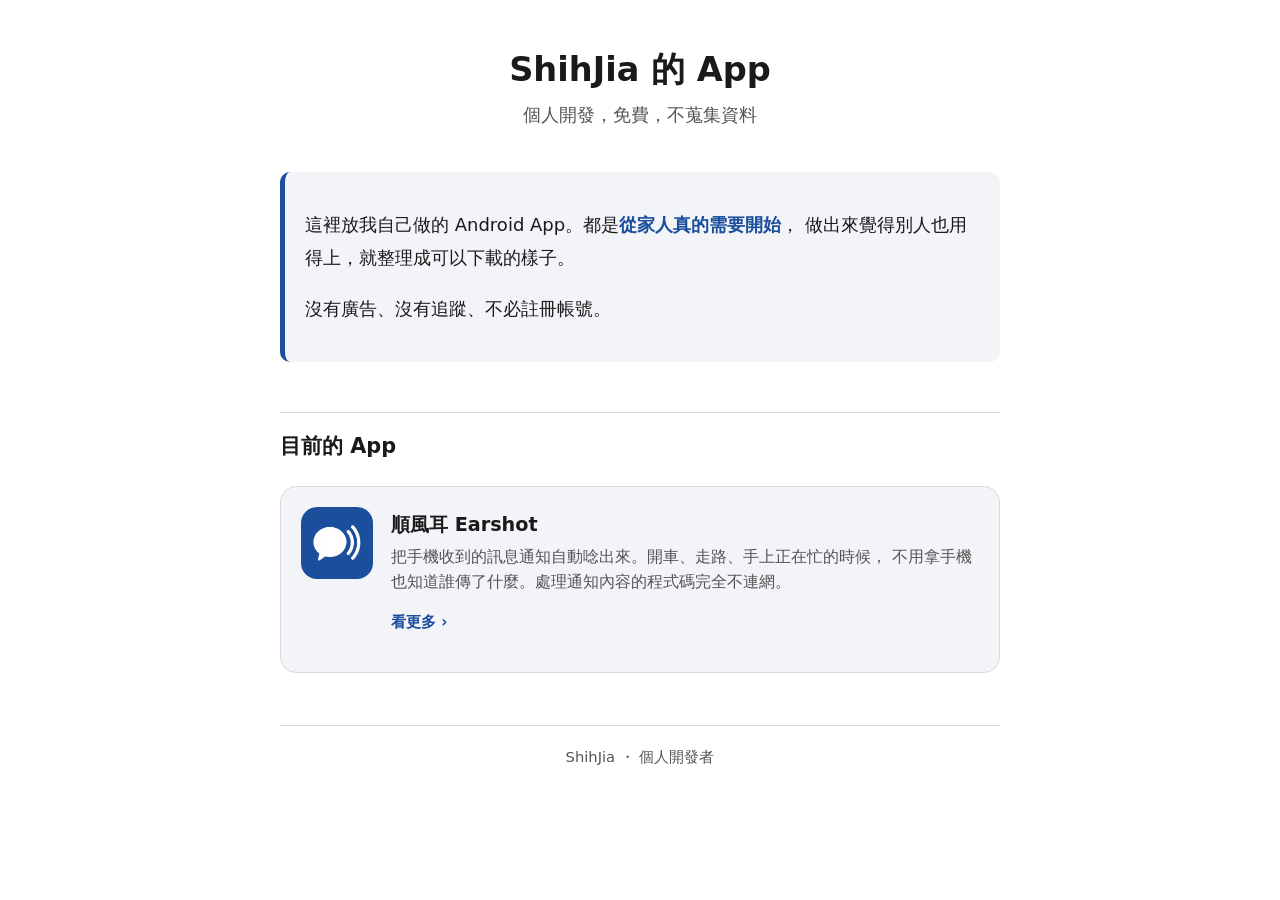
<file: index.html>
<!DOCTYPE html>
<html lang="zh-Hant">
<head>
<meta charset="utf-8">
<meta name="viewport" content="width=device-width, initial-scale=1">
<title>ShihJia 的 App</title>
<meta name="description" content="個人開發的 Android App。目前有順風耳 Earshot——把手機訊息通知唸出來，完全離線。">
<link rel="stylesheet" href="assets/style.css">
</head>
<body>

<header>
  <h1>ShihJia 的 App</h1>
  <p class="tagline">個人開發，免費，不蒐集資料</p>
</header>

<div class="lead">
  <p>這裡放我自己做的 Android App。都是<strong>從家人真的需要開始</strong>，
  做出來覺得別人也用得上，就整理成可以下載的樣子。</p>
  <p>沒有廣告、沒有追蹤、不必註冊帳號。</p>
</div>

<h2>目前的 App</h2>

<!-- 加新的 App 就複製這張卡片改內容，並在 /新app名/ 底下放它的介紹頁。
     說明見 README.md。 -->
<a class="app-card" href="earshot/">
  <img src="assets/earshot-icon.png" alt="順風耳 App 圖示">
  <div>
    <p class="name">順風耳 Earshot</p>
    <p class="desc">把手機收到的訊息通知自動唸出來。開車、走路、手上正在忙的時候，
    不用拿手機也知道誰傳了什麼。處理通知內容的程式碼完全不連網。</p>
    <p class="more">看更多 ›</p>
  </div>
</a>

<footer>
  ShihJia ・ 個人開發者
</footer>

</body>
</html>
</file>
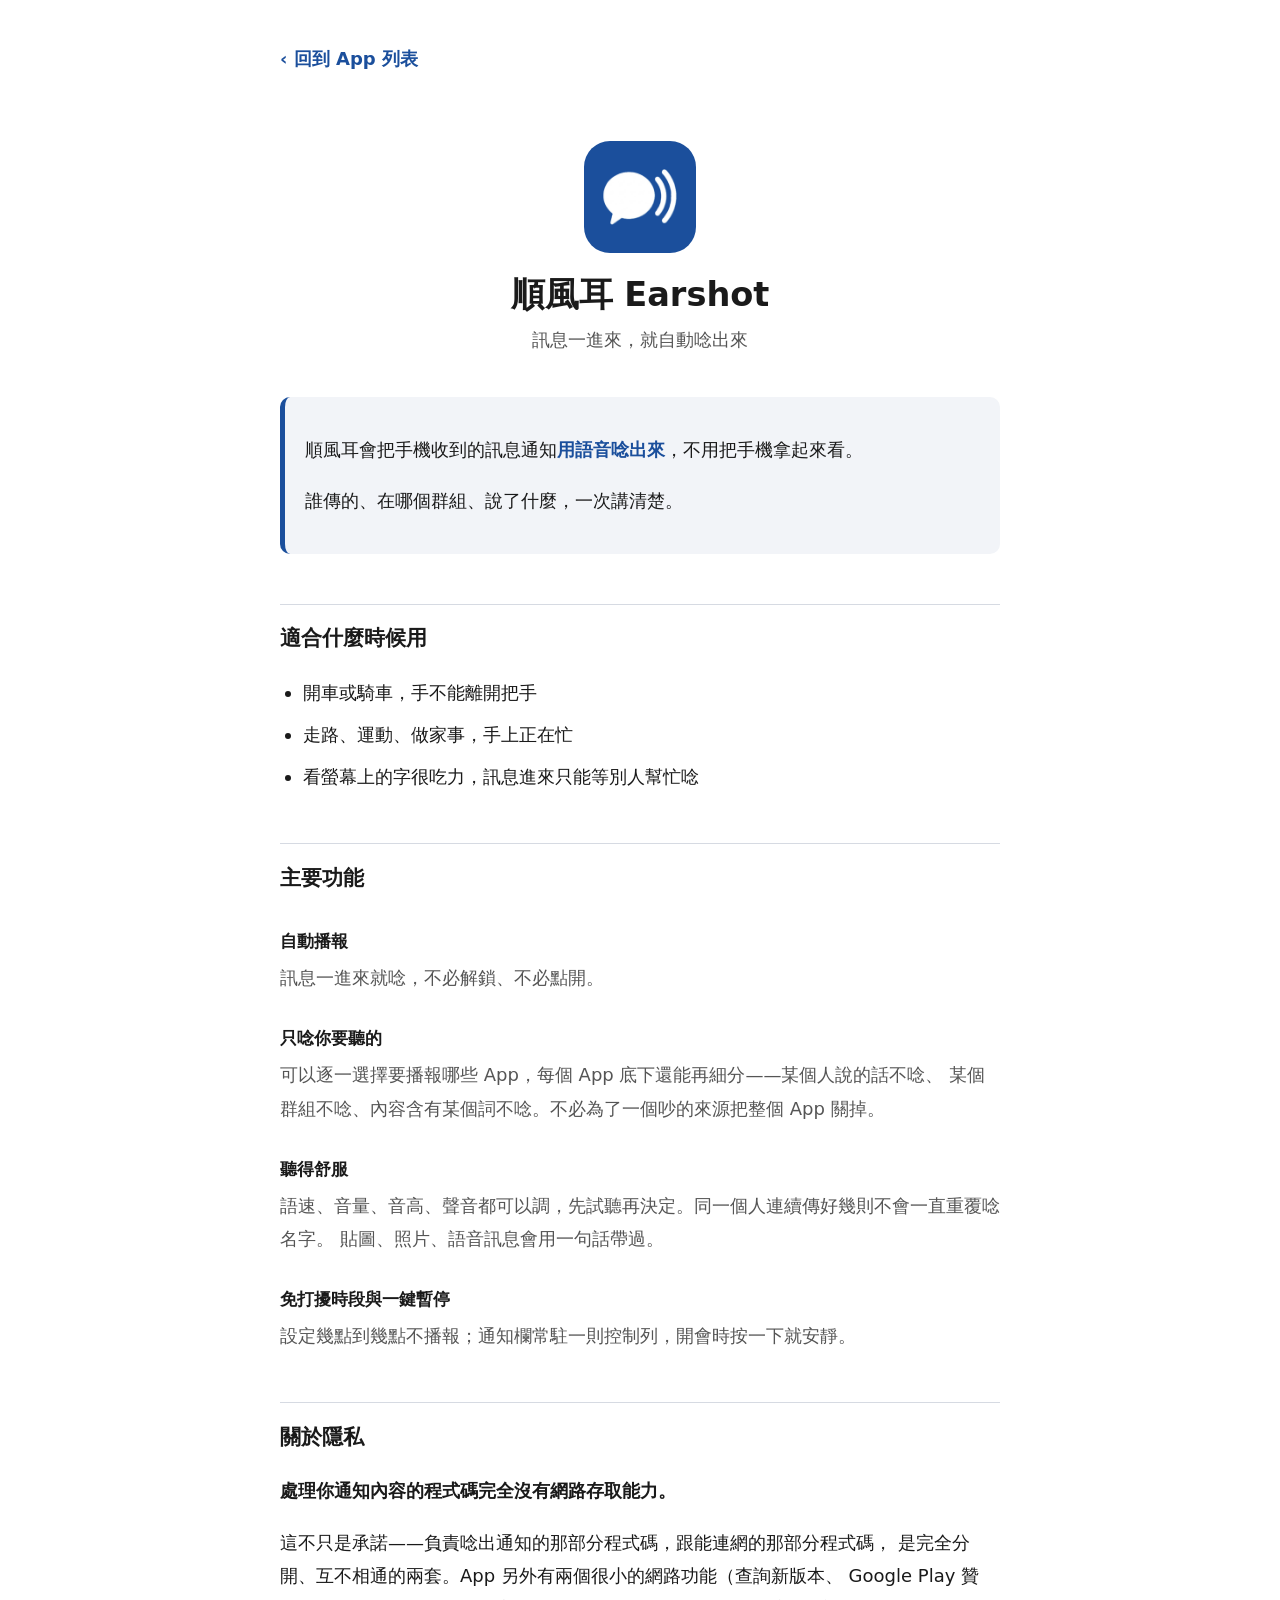
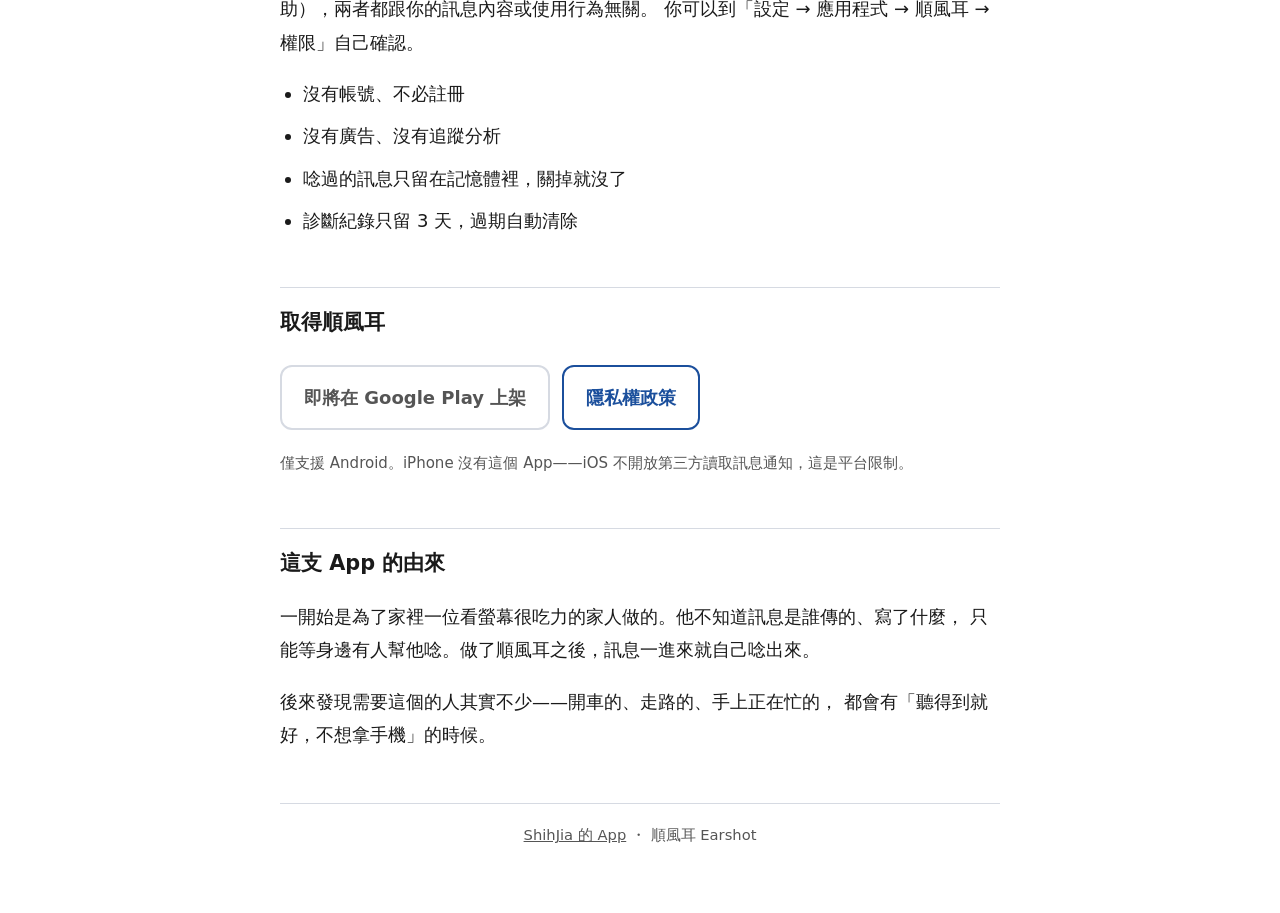
<file: earshot/index.html>
<!DOCTYPE html>
<html lang="zh-Hant">
<head>
<meta charset="utf-8">
<meta name="viewport" content="width=device-width, initial-scale=1">
<title>順風耳 Earshot — 把手機訊息唸出來</title>
<meta name="description" content="順風耳會把手機收到的訊息通知自動唸出來。開車、走路、手上在忙的時候，不用拿手機也知道誰傳了什麼。處理通知內容的程式碼完全不連網。">
<link rel="stylesheet" href="../assets/style.css">
</head>
<body>

<p class="back"><a href="../">‹ 回到 App 列表</a></p>

<header>
  <img src="../assets/earshot-icon.png" alt="順風耳 App 圖示：白色對話框與三道音波，深藍底">
  <h1>順風耳 Earshot</h1>
  <p class="tagline">訊息一進來，就自動唸出來</p>
</header>

<div class="lead">
  <p>順風耳會把手機收到的訊息通知<strong>用語音唸出來</strong>，不用把手機拿起來看。</p>
  <p>誰傳的、在哪個群組、說了什麼，一次講清楚。</p>
</div>

<h2>適合什麼時候用</h2>
<ul>
  <li>開車或騎車，手不能離開把手</li>
  <li>走路、運動、做家事，手上正在忙</li>
  <li>看螢幕上的字很吃力，訊息進來只能等別人幫忙唸</li>
</ul>

<h2>主要功能</h2>

<div class="feature">
  <h3>自動播報</h3>
  <p>訊息一進來就唸，不必解鎖、不必點開。</p>
</div>

<div class="feature">
  <h3>只唸你要聽的</h3>
  <p>可以逐一選擇要播報哪些 App，每個 App 底下還能再細分——某個人說的話不唸、
  某個群組不唸、內容含有某個詞不唸。不必為了一個吵的來源把整個 App 關掉。</p>
</div>

<div class="feature">
  <h3>聽得舒服</h3>
  <p>語速、音量、音高、聲音都可以調，先試聽再決定。同一個人連續傳好幾則不會一直重覆唸名字。
  貼圖、照片、語音訊息會用一句話帶過。</p>
</div>

<div class="feature">
  <h3>免打擾時段與一鍵暫停</h3>
  <p>設定幾點到幾點不播報；通知欄常駐一則控制列，開會時按一下就安靜。</p>
</div>

<h2>關於隱私</h2>

<p><strong>處理你通知內容的程式碼完全沒有網路存取能力。</strong></p>

<p>這不只是承諾——負責唸出通知的那部分程式碼，跟能連網的那部分程式碼，
是完全分開、互不相通的兩套。App 另外有兩個很小的網路功能（查詢新版本、
Google Play 贊助），兩者都跟你的訊息內容或使用行為無關。
你可以到「設定 → 應用程式 → 順風耳 → 權限」自己確認。</p>

<ul>
  <li>沒有帳號、不必註冊</li>
  <li>沒有廣告、沒有追蹤分析</li>
  <li>唸過的訊息只留在記憶體裡，關掉就沒了</li>
  <li>診斷紀錄只留 3 天，過期自動清除</li>
</ul>

<h2>取得順風耳</h2>

<div class="links">
  <!-- 上架後把下面這行換成：
       <a class="btn btn-solid" href="https://play.google.com/store/apps/details?id=tw.earshot">在 Google Play 下載</a>
       在那之前不要放連結——現在點下去是 404，對商店審查與使用者都不好看。 -->
  <span class="btn btn-disabled">即將在 Google Play 上架</span>
  <a class="btn btn-ghost" href="privacy/">隱私權政策</a>
</div>

<p class="note" style="margin-top:20px">
  僅支援 Android。iPhone 沒有這個 App——iOS 不開放第三方讀取訊息通知，這是平台限制。
</p>

<h2>這支 App 的由來</h2>

<p>一開始是為了家裡一位看螢幕很吃力的家人做的。他不知道訊息是誰傳的、寫了什麼，
只能等身邊有人幫他唸。做了順風耳之後，訊息一進來就自己唸出來。</p>

<p>後來發現需要這個的人其實不少——開車的、走路的、手上正在忙的，
都會有「聽得到就好，不想拿手機」的時候。</p>

<footer>
  <a href="../">ShihJia 的 App</a> ・ 順風耳 Earshot
</footer>

</body>
</html>
</file>
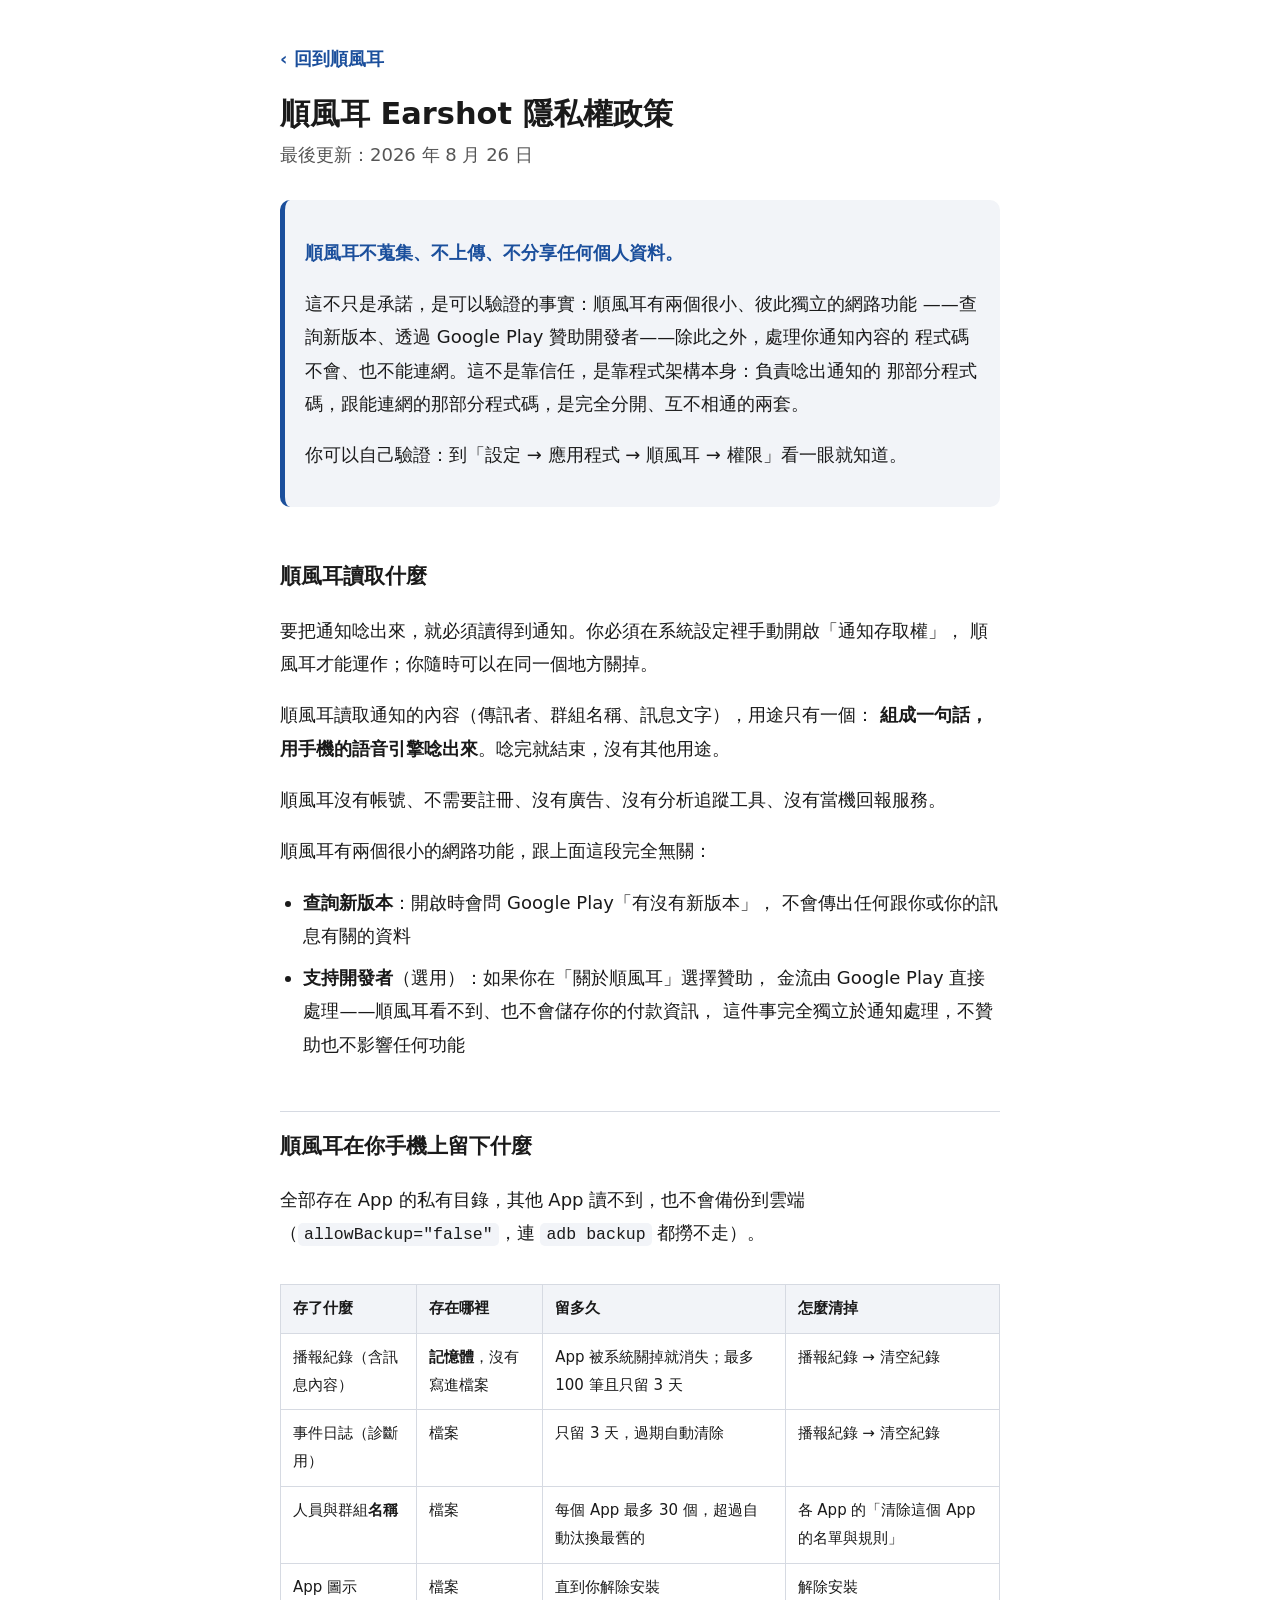
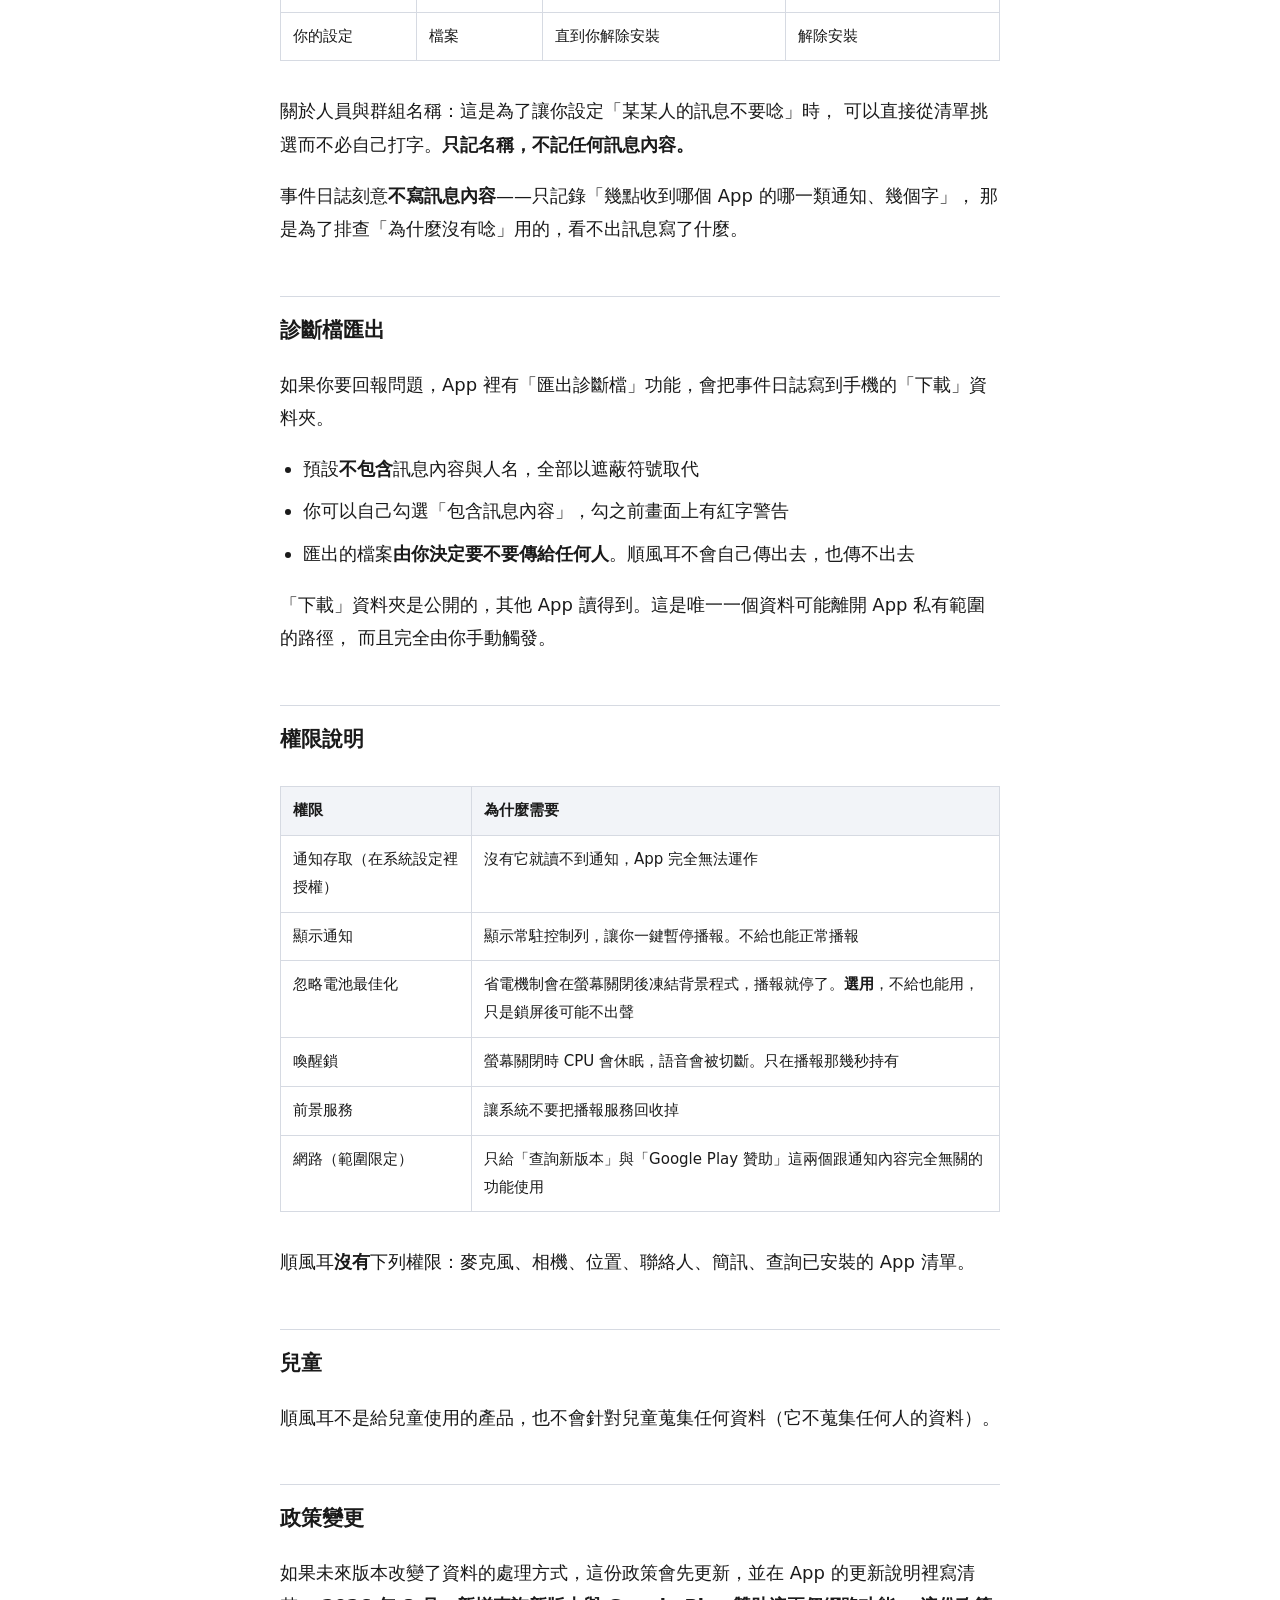
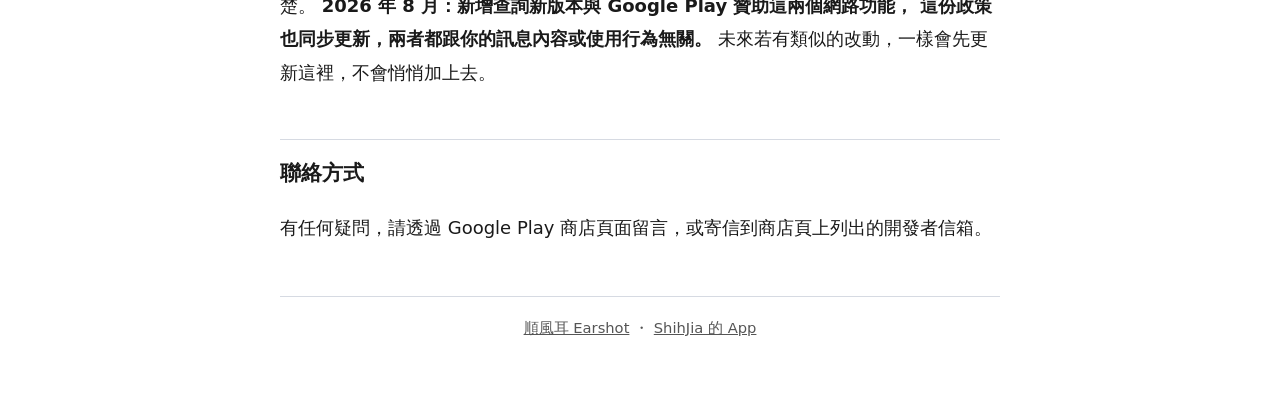
<file: earshot/privacy/index.html>
<!DOCTYPE html>
<html lang="zh-Hant">
<head>
<meta charset="utf-8">
<meta name="viewport" content="width=device-width, initial-scale=1">
<title>順風耳 Earshot 隱私權政策</title>
<meta name="description" content="順風耳 Earshot 的隱私權政策。順風耳不蒐集、不上傳、不分享任何個人資料——處理通知內容的程式碼完全沒有網路存取能力。">
<link rel="canonical" href="https://shihjia.github.io/earshot/privacy/">
<link rel="stylesheet" href="../../assets/style.css">
</head>
<body class="doc">

<p class="back"><a href="../">‹ 回到順風耳</a></p>

<h1>順風耳 Earshot 隱私權政策</h1>
<p class="sub">最後更新：2026 年 8 月 26 日</p>

<div class="lead">
  <p><strong>順風耳不蒐集、不上傳、不分享任何個人資料。</strong></p>
  <p>這不只是承諾，是可以驗證的事實：順風耳有兩個很小、彼此獨立的網路功能
  ——查詢新版本、透過 Google Play 贊助開發者——除此之外，處理你通知內容的
  程式碼不會、也不能連網。這不是靠信任，是靠程式架構本身：負責唸出通知的
  那部分程式碼，跟能連網的那部分程式碼，是完全分開、互不相通的兩套。</p>
  <p>你可以自己驗證：到「設定 → 應用程式 → 順風耳 → 權限」看一眼就知道。</p>
</div>

<h2>順風耳讀取什麼</h2>
<p>要把通知唸出來，就必須讀得到通知。你必須在系統設定裡手動開啟「通知存取權」，
順風耳才能運作；你隨時可以在同一個地方關掉。</p>
<p>順風耳讀取通知的內容（傳訊者、群組名稱、訊息文字），用途只有一個：
<strong>組成一句話，用手機的語音引擎唸出來</strong>。唸完就結束，沒有其他用途。</p>
<p>順風耳沒有帳號、不需要註冊、沒有廣告、沒有分析追蹤工具、沒有當機回報服務。</p>

<p>順風耳有兩個很小的網路功能，跟上面這段完全無關：</p>
<ul>
  <li><strong>查詢新版本</strong>：開啟時會問 Google Play「有沒有新版本」，
  不會傳出任何跟你或你的訊息有關的資料</li>
  <li><strong>支持開發者</strong>（選用）：如果你在「關於順風耳」選擇贊助，
  金流由 Google Play 直接處理——順風耳看不到、也不會儲存你的付款資訊，
  這件事完全獨立於通知處理，不贊助也不影響任何功能</li>
</ul>

<h2>順風耳在你手機上留下什麼</h2>
<p>全部存在 App 的私有目錄，其他 App 讀不到，也不會備份到雲端
（<code>allowBackup="false"</code>，連 <code>adb backup</code> 都撈不走）。</p>

<div class="scroll">
<table>
  <tr><th>存了什麼</th><th>存在哪裡</th><th>留多久</th><th>怎麼清掉</th></tr>
  <tr>
    <td>播報紀錄（含訊息內容）</td>
    <td><strong>記憶體</strong>，沒有寫進檔案</td>
    <td>App 被系統關掉就消失；最多 100 筆且只留 3 天</td>
    <td>播報紀錄 → 清空紀錄</td>
  </tr>
  <tr>
    <td>事件日誌（診斷用）</td>
    <td>檔案</td>
    <td>只留 3 天，過期自動清除</td>
    <td>播報紀錄 → 清空紀錄</td>
  </tr>
  <tr>
    <td>人員與群組<strong>名稱</strong></td>
    <td>檔案</td>
    <td>每個 App 最多 30 個，超過自動汰換最舊的</td>
    <td>各 App 的「清除這個 App 的名單與規則」</td>
  </tr>
  <tr><td>App 圖示</td><td>檔案</td><td>直到你解除安裝</td><td>解除安裝</td></tr>
  <tr><td>你的設定</td><td>檔案</td><td>直到你解除安裝</td><td>解除安裝</td></tr>
</table>
</div>

<p>關於人員與群組名稱：這是為了讓你設定「某某人的訊息不要唸」時，
可以直接從清單挑選而不必自己打字。<strong>只記名稱，不記任何訊息內容。</strong></p>

<p>事件日誌刻意<strong>不寫訊息內容</strong>——只記錄「幾點收到哪個 App 的哪一類通知、幾個字」，
那是為了排查「為什麼沒有唸」用的，看不出訊息寫了什麼。</p>

<h2>診斷檔匯出</h2>
<p>如果你要回報問題，App 裡有「匯出診斷檔」功能，會把事件日誌寫到手機的「下載」資料夾。</p>
<ul>
  <li>預設<strong>不包含</strong>訊息內容與人名，全部以遮蔽符號取代</li>
  <li>你可以自己勾選「包含訊息內容」，勾之前畫面上有紅字警告</li>
  <li>匯出的檔案<strong>由你決定要不要傳給任何人</strong>。順風耳不會自己傳出去，也傳不出去</li>
</ul>
<p>「下載」資料夾是公開的，其他 App 讀得到。這是唯一一個資料可能離開 App 私有範圍的路徑，
而且完全由你手動觸發。</p>

<h2>權限說明</h2>
<div class="scroll">
<table>
  <tr><th>權限</th><th>為什麼需要</th></tr>
  <tr><td>通知存取（在系統設定裡授權）</td><td>沒有它就讀不到通知，App 完全無法運作</td></tr>
  <tr><td>顯示通知</td><td>顯示常駐控制列，讓你一鍵暫停播報。不給也能正常播報</td></tr>
  <tr><td>忽略電池最佳化</td><td>省電機制會在螢幕關閉後凍結背景程式，播報就停了。<strong>選用</strong>，不給也能用，只是鎖屏後可能不出聲</td></tr>
  <tr><td>喚醒鎖</td><td>螢幕關閉時 CPU 會休眠，語音會被切斷。只在播報那幾秒持有</td></tr>
  <tr><td>前景服務</td><td>讓系統不要把播報服務回收掉</td></tr>
  <tr><td>網路（範圍限定）</td><td>只給「查詢新版本」與「Google Play 贊助」這兩個跟通知內容完全無關的功能使用</td></tr>
</table>
</div>
<p>順風耳<strong>沒有</strong>下列權限：麥克風、相機、位置、聯絡人、簡訊、查詢已安裝的 App 清單。</p>

<h2>兒童</h2>
<p>順風耳不是給兒童使用的產品，也不會針對兒童蒐集任何資料（它不蒐集任何人的資料）。</p>

<h2>政策變更</h2>
<p>如果未來版本改變了資料的處理方式，這份政策會先更新，並在 App 的更新說明裡寫清楚。
<strong>2026 年 8 月：新增查詢新版本與 Google Play 贊助這兩個網路功能，
這份政策也同步更新，兩者都跟你的訊息內容或使用行為無關。</strong>
未來若有類似的改動，一樣會先更新這裡，不會悄悄加上去。</p>

<h2>聯絡方式</h2>
<p>有任何疑問，請透過 Google Play 商店頁面留言，或寄信到商店頁上列出的開發者信箱。</p>

<footer>
  <a href="../">順風耳 Earshot</a> ・ <a href="../../">ShihJia 的 App</a>
</footer>

</body>
</html>
</file>
<file: assets/style.css>
/* ─────────────────────────────────────────────────────────────
   shihjia.github.io — 共用樣式

   所有頁面共用這一個檔。加新的 App 頁面時直接引用它，
   不要複製一份改——複製出來的樣式一定會慢慢長歪，
   然後同一個站的兩頁看起來像兩個站。

   色票沿用 App 圖示的品牌色 #1B4F9C（見 MyEyes 專案 docs/18）。
   字級刻意偏大：這些 App 的使用者本來就有看螢幕吃力的，
   自己的介紹頁沒有理由用小字。
   ───────────────────────────────────────────────────────────── */

:root {
  --bg: #ffffff;
  --fg: #1a1a1a;
  --muted: #555555;
  --brand: #1B4F9C;
  --on-brand: #ffffff;
  --card: #f2f4f8;
  --line: #d6dae2;
}

@media (prefers-color-scheme: dark) {
  :root {
    --bg: #14161a;
    --fg: #f0f2f5;
    --muted: #a8b0bd;
    --brand: #7fa9e8;
    --on-brand: #10141b;
    --card: #1e222a;
    --line: #333944;
  }
}

* { box-sizing: border-box; }

body {
  margin: 0;
  padding: 0 20px 64px;
  background: var(--bg);
  color: var(--fg);
  font-family: system-ui, -apple-system, "Noto Sans TC", "Microsoft JhengHei", sans-serif;
  font-size: 18px;
  line-height: 1.85;
  max-width: 760px;
  margin-inline: auto;
  word-break: break-word;
}

/* ── 頁首 ── */
header { text-align: center; padding: 48px 0 8px; }
header img {
  width: 112px; height: 112px;
  border-radius: 26px;
  display: block;
  margin: 0 auto 20px;
}
h1 { font-size: 2.1rem; line-height: 1.3; margin: 0 0 6px; }
.tagline { font-size: 1.15rem; color: var(--muted); margin: 0; }

h2 {
  font-size: 1.3rem;
  margin: 2.4em 0 0.6em;
  padding-top: 0.7em;
  border-top: 1px solid var(--line);
}

/* ── 強調區塊 ── */
.lead {
  background: var(--card);
  border-left: 5px solid var(--brand);
  border-radius: 10px;
  padding: 18px 20px;
  margin: 32px 0 0;
}
.lead strong { color: var(--brand); }

ul { padding-left: 1.3em; }
li { margin-bottom: 0.5em; }

/* ── 功能條目 ── */
.feature { margin: 1.6em 0; }
.feature h3 { font-size: 1.05rem; margin: 0 0 4px; }
.feature p { margin: 0; color: var(--muted); }

/* ── App 卡片（首頁用；加新 App 就多一張）── */
.app-card {
  display: flex;
  gap: 18px;
  align-items: flex-start;
  background: var(--card);
  border: 1px solid var(--line);
  border-radius: 16px;
  padding: 20px;
  margin: 20px 0;
  text-decoration: none;
  color: inherit;
}
.app-card:hover { border-color: var(--brand); }
.app-card img {
  width: 72px; height: 72px;
  border-radius: 16px;
  flex-shrink: 0;
}
.app-card .name { font-size: 1.2rem; font-weight: 700; margin: 0 0 2px; }
.app-card .desc { margin: 0; color: var(--muted); font-size: 0.98rem; line-height: 1.6; }
.app-card .more { color: var(--brand); font-weight: 600; font-size: 0.94rem; }

/* 窄螢幕改成上下排，72px 圖示加文字在 375px 會擠 */
@media (max-width: 460px) {
  .app-card { flex-direction: column; gap: 12px; }
}

/* ── 按鈕 ── */
.links { display: flex; flex-wrap: wrap; gap: 12px; margin: 24px 0 0; }
.btn {
  display: inline-block;
  padding: 14px 22px;
  border-radius: 12px;
  text-decoration: none;
  font-weight: 600;
  min-height: 48px;          /* 無障礙的可點區域基線 */
  border: 2px solid var(--brand);
}
.btn-solid { background: var(--brand); color: var(--on-brand); }
.btn-ghost { color: var(--brand); }
.btn-disabled { border-color: var(--line); color: var(--muted); cursor: default; }

.note { font-size: 0.94rem; color: var(--muted); }

/* ── 文件頁（隱私權政策這類純文字長頁）──
   沒有 header 圖示區，標題直接接在返回列下面，所以 h1 小一級。 */
.doc h1 { font-size: 1.9rem; line-height: 1.35; margin: 0 0 4px; }
.doc .sub { color: var(--muted); margin: 0 0 28px; }
.doc .lead { margin: 0 0 28px; }
.doc h2:first-of-type { border-top: 0; padding-top: 0; }

table { border-collapse: collapse; width: 100%; margin: 1em 0; font-size: 0.94rem; }
th, td { border: 1px solid var(--line); padding: 10px 12px; text-align: left; vertical-align: top; }
th { background: var(--card); }

/* 表格欄數多的時候讓表格自己橫向捲，不要把整頁撐寬——
   手機上整頁能左右拖是很難用的。用 <div class="scroll"> 包住 <table>。 */
.scroll { overflow-x: auto; -webkit-overflow-scrolling: touch; }

code { background: var(--card); padding: 2px 6px; border-radius: 5px; font-size: 0.92em; }

/* ── 返回列與頁尾 ── */
.back { padding-top: 24px; }
.back a { color: var(--brand); text-decoration: none; font-weight: 600; }

footer {
  margin-top: 3.5em; padding-top: 1.2em;
  border-top: 1px solid var(--line);
  color: var(--muted); font-size: 0.92rem;
  text-align: center;
}
footer a { color: var(--muted); }
</file>
